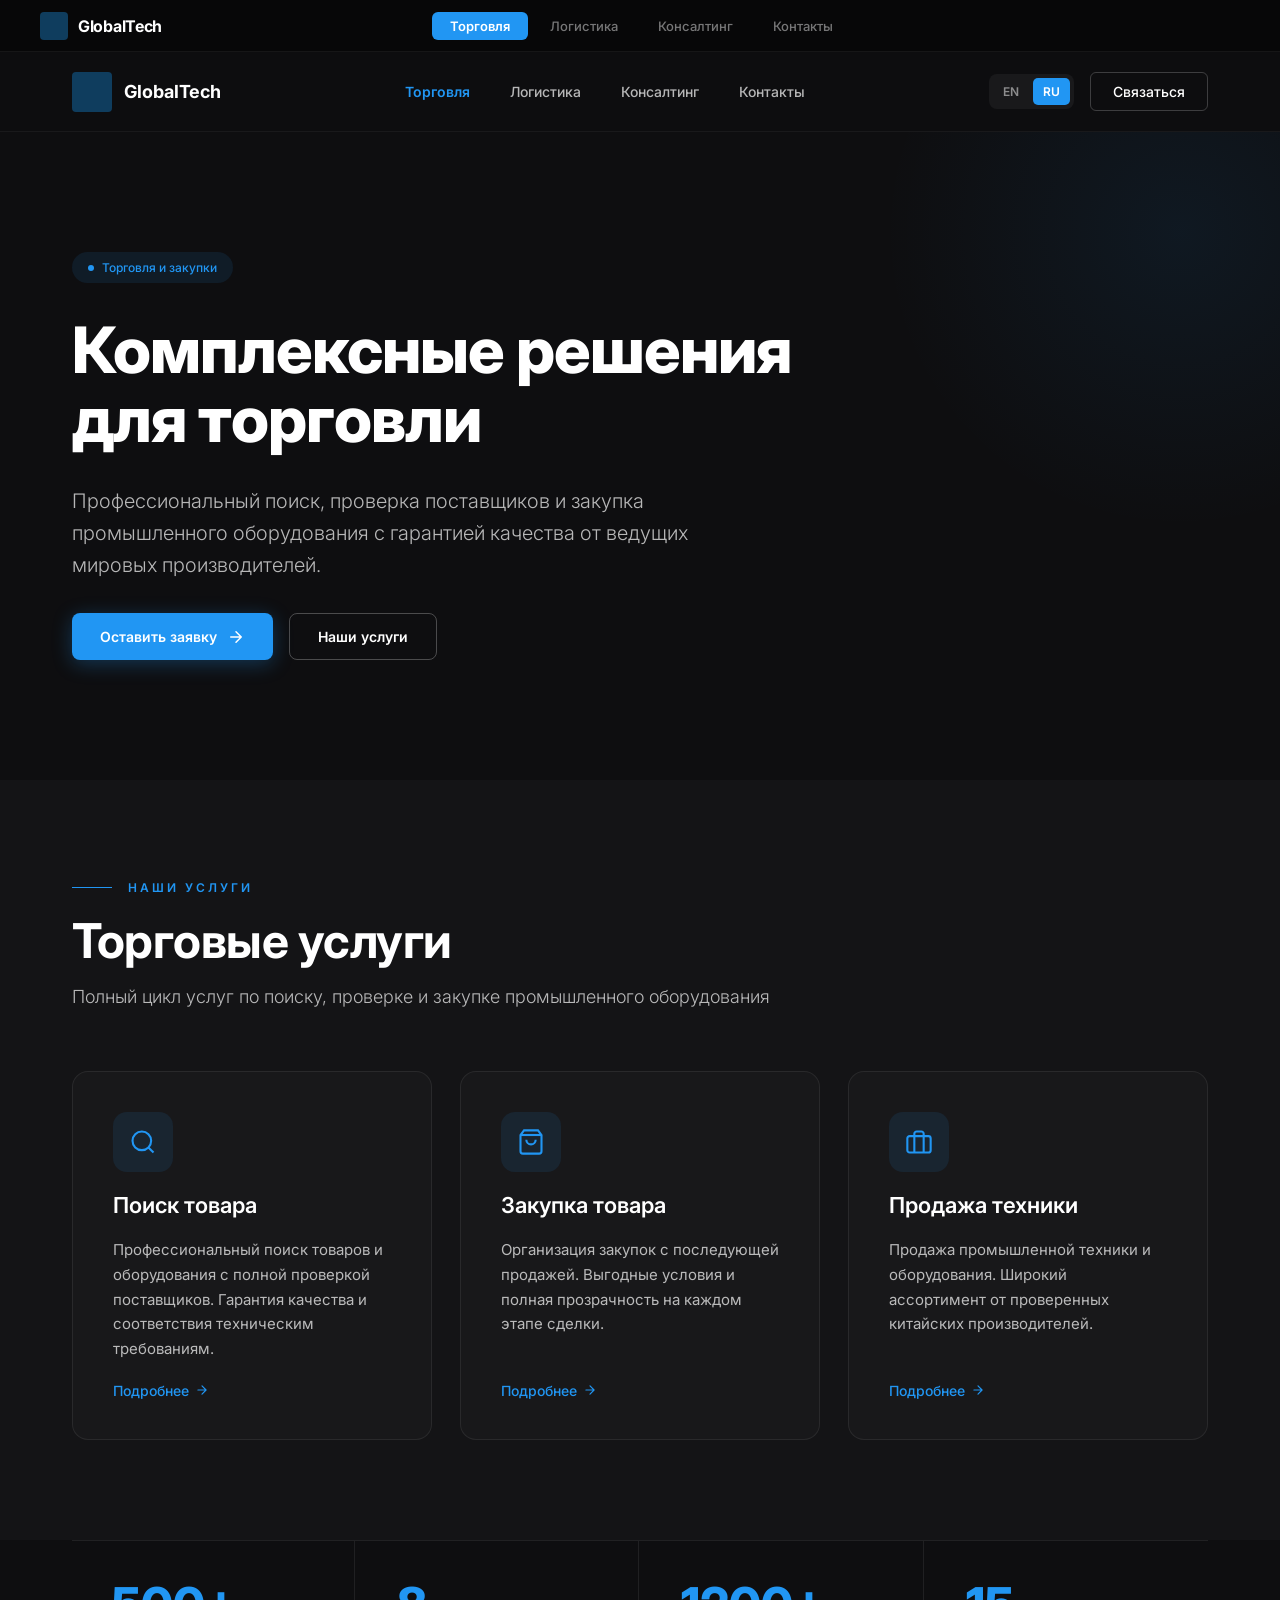
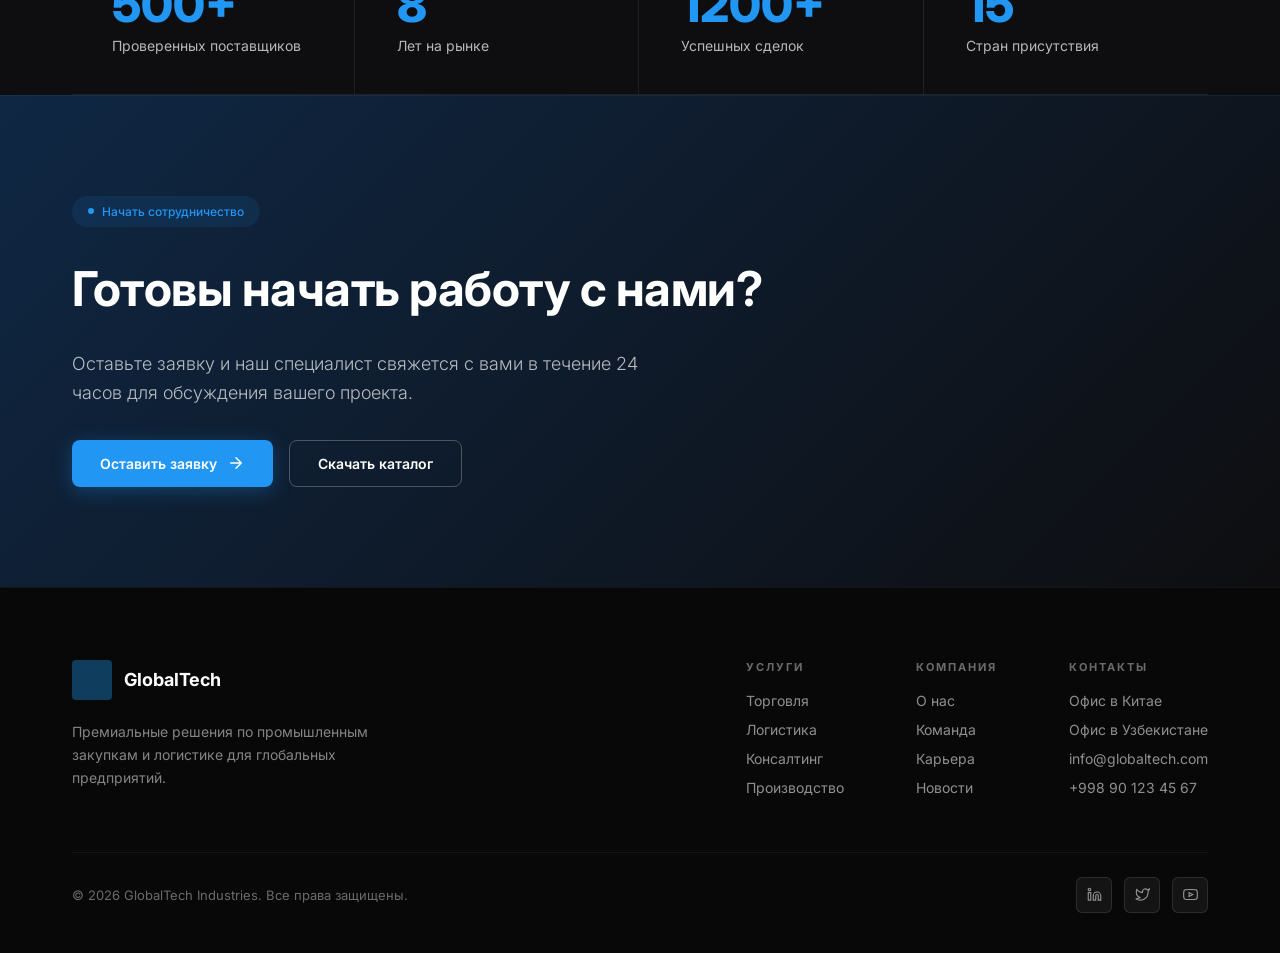
<file: preview.html>
<!DOCTYPE html>
<html lang="ru">
<head>
<meta charset="UTF-8">
<meta name="viewport" content="width=device-width, initial-scale=1.0">
<title>GlobalTech — Preview</title>
<link href="https://fonts.googleapis.com/css2?family=Inter:wght@300;400;500;600;700;800&display=swap" rel="stylesheet">
<style>
  *, *::before, *::after { box-sizing: border-box; margin: 0; padding: 0; }
  
  :root {
    --bg: #0E0E10;
    --bg2: #141416;
    --bg3: #080809;
    --blue: #2196F3;
    --white: #FFFFFF;
    --muted: rgba(255,255,255,0.7);
    --muted2: rgba(255,255,255,0.5);
    --muted3: rgba(255,255,255,0.4);
    --card-bg: rgba(255,255,255,0.02);
    --card-border: rgba(255,255,255,0.07);
    --border-thin: rgba(255,255,255,0.08);
  }

  body {
    font-family: 'Inter', sans-serif;
    background: #0a0a0c;
    color: var(--white);
    overflow-x: hidden;
  }

  /* PAGE SWITCHER */
  .page-switcher {
    position: fixed;
    top: 0; left: 0; right: 0;
    z-index: 1000;
    background: rgba(8,8,9,0.97);
    backdrop-filter: blur(20px);
    border-bottom: 1px solid rgba(255,255,255,0.06);
    display: flex;
    align-items: center;
    justify-content: space-between;
    padding: 0 40px;
    height: 52px;
  }
  .switcher-logo {
    font-size: 16px;
    font-weight: 700;
    color: var(--white);
    letter-spacing: -0.3px;
    display: flex;
    align-items: center;
    gap: 10px;
  }
  .switcher-logo-icon {
    width: 28px; height: 28px;
    background: #0F3D5E;
    border-radius: 4px;
  }
  .switcher-tabs {
    display: flex;
    gap: 4px;
  }
  .tab-btn {
    padding: 6px 18px;
    border-radius: 6px;
    border: none;
    background: transparent;
    color: rgba(255,255,255,0.45);
    font-family: 'Inter', sans-serif;
    font-size: 13px;
    font-weight: 500;
    cursor: pointer;
    transition: all 0.2s;
  }
  .tab-btn:hover { color: rgba(255,255,255,0.8); background: rgba(255,255,255,0.05); }
  .tab-btn.active { background: var(--blue); color: #fff; font-weight: 600; }

  /* PAGE */
  .page { display: none; padding-top: 52px; }
  .page.active { display: block; }

  /* NAVIGATION */
  nav {
    width: 100%;
    height: 80px;
    background: rgba(14,14,16,0.95);
    backdrop-filter: blur(12px);
    border-bottom: 1px solid rgba(255,255,255,0.05);
    display: flex;
    align-items: center;
    justify-content: space-between;
    padding: 0 72px;
    position: sticky;
    top: 52px;
    z-index: 100;
  }
  .nav-logo { display: flex; align-items: center; gap: 12px; }
  .nav-logo-icon { width: 40px; height: 40px; background: #0F3D5E; border-radius: 4px; }
  .nav-logo-text { font-size: 18px; font-weight: 700; }
  .nav-links { display: flex; gap: 40px; align-items: center; }
  .nav-link { font-size: 14px; font-weight: 500; color: var(--muted); cursor: pointer; transition: color 0.2s; text-decoration: none; }
  .nav-link:hover { color: var(--white); }
  .nav-link.active { color: var(--blue); font-weight: 600; }
  .nav-right { display: flex; align-items: center; gap: 16px; }
  .lang-switcher { display: flex; align-items: center; gap: 4px; background: rgba(255,255,255,0.05); border-radius: 8px; padding: 4px; }
  .lang-btn { font-size: 12px; font-weight: 600; color: rgba(255,255,255,0.5); padding: 6px 10px; border-radius: 5px; cursor: pointer; }
  .lang-btn.active { background: var(--blue); color: #fff; }
  .nav-cta { font-size: 14px; font-weight: 500; color: var(--white); padding: 10px 22px; cursor: pointer; border: 1px solid rgba(255,255,255,0.2); border-radius: 6px; transition: all 0.2s; }
  .nav-cta:hover { background: rgba(255,255,255,0.07); }

  /* HERO */
  .hero {
    background: var(--bg);
    padding: 120px 72px;
    min-height: 600px;
    display: flex;
    flex-direction: column;
    justify-content: center;
    gap: 32px;
    position: relative;
    overflow: hidden;
  }
  .hero::before {
    content: '';
    position: absolute;
    top: -200px; right: -200px;
    width: 600px; height: 600px;
    background: radial-gradient(circle, rgba(33,150,243,0.08) 0%, transparent 70%);
    pointer-events: none;
  }
  .hero-badge {
    display: inline-flex;
    align-items: center;
    gap: 8px;
    background: rgba(33,150,243,0.1);
    border-radius: 50px;
    padding: 8px 16px;
    width: fit-content;
  }
  .hero-badge-dot { width: 6px; height: 6px; border-radius: 50%; background: var(--blue); }
  .hero-badge-text { font-size: 12px; font-weight: 500; color: var(--blue); }
  .hero-title { font-size: 64px; font-weight: 800; line-height: 1.08; letter-spacing: -1px; white-space: pre-line; }
  .hero-desc { font-size: 20px; font-weight: 300; color: var(--muted); line-height: 1.6; max-width: 680px; white-space: pre-line; }
  .hero-btns { display: flex; gap: 16px; flex-wrap: wrap; }
  .btn-primary {
    display: inline-flex; align-items: center; gap: 10px;
    background: var(--blue); color: #fff;
    font-size: 14px; font-weight: 600;
    padding: 14px 28px; border-radius: 8px; cursor: pointer;
    border: none; font-family: 'Inter', sans-serif;
    transition: all 0.2s; box-shadow: 0 4px 20px rgba(33,150,243,0.3);
  }
  .btn-primary:hover { background: #1976D2; transform: translateY(-1px); box-shadow: 0 6px 28px rgba(33,150,243,0.4); }
  .btn-primary svg { width: 18px; height: 18px; }
  .btn-secondary {
    display: inline-flex; align-items: center; gap: 10px;
    background: transparent; color: #fff;
    font-size: 14px; font-weight: 600;
    padding: 14px 28px; border-radius: 8px; cursor: pointer;
    border: 1px solid rgba(255,255,255,0.25); font-family: 'Inter', sans-serif;
    transition: all 0.2s;
  }
  .btn-secondary:hover { background: rgba(255,255,255,0.07); border-color: rgba(255,255,255,0.4); }

  /* SECTION */
  .section { padding: 100px 72px; background: var(--bg); }
  .section.alt { background: var(--bg2); }
  .section.dark3 { background: var(--bg3); }
  .section-header { display: flex; flex-direction: column; gap: 16px; margin-bottom: 64px; }
  .section-label { display: flex; align-items: center; gap: 16px; }
  .section-label-line { width: 40px; height: 1px; background: var(--blue); }
  .section-label-text { font-size: 12px; font-weight: 600; color: var(--blue); letter-spacing: 3px; }
  .section-title { font-size: 48px; font-weight: 700; letter-spacing: -0.5px; }
  .section-desc { font-size: 18px; font-weight: 300; color: var(--muted); }

  /* CARDS GRID */
  .cards-grid { display: grid; grid-template-columns: repeat(3, 1fr); gap: 28px; }
  .card {
    background: var(--card-bg);
    border: 1px solid var(--card-border);
    border-radius: 16px;
    padding: 40px;
    display: flex; flex-direction: column; gap: 20px;
    transition: all 0.3s;
  }
  .card:hover { background: rgba(255,255,255,0.04); border-color: rgba(33,150,243,0.2); transform: translateY(-2px); }
  .card-icon {
    width: 60px; height: 60px;
    background: rgba(33,150,243,0.1);
    border-radius: 14px;
    display: flex; align-items: center; justify-content: center;
  }
  .card-icon svg { width: 28px; height: 28px; stroke: var(--blue); fill: none; stroke-width: 1.8; }
  .card-title { font-size: 22px; font-weight: 600; }
  .card-desc { font-size: 15px; color: var(--muted); line-height: 1.65; }
  .card-link { font-size: 14px; font-weight: 500; color: var(--blue); display: flex; align-items: center; gap: 6px; cursor: pointer; margin-top: auto; }
  .card-link svg { width: 14px; height: 14px; stroke: var(--blue); fill: none; stroke-width: 2; }

  /* STATS */
  .stats-row { display: grid; grid-template-columns: repeat(4, 1fr); gap: 2px; }
  .stat-item { padding: 40px; border-right: 1px solid var(--border-thin); }
  .stat-item:last-child { border-right: none; }
  .stat-number { font-size: 48px; font-weight: 800; color: var(--blue); line-height: 1; }
  .stat-label { font-size: 14px; color: var(--muted); margin-top: 8px; }

  /* CTA SECTION */
  .cta-section {
    padding: 100px 72px;
    background: linear-gradient(135deg, #0F2744 0%, #0E0E10 100%);
    border-top: 1px solid rgba(33,150,243,0.15);
    display: flex; flex-direction: column; gap: 32px; align-items: flex-start;
  }
  .cta-title { font-size: 48px; font-weight: 700; max-width: 700px; letter-spacing: -0.5px; }
  .cta-desc { font-size: 18px; color: var(--muted); max-width: 600px; line-height: 1.6; font-weight: 300; }
  .cta-btns { display: flex; gap: 16px; }

  /* ROUTES */
  .routes-grid { display: grid; grid-template-columns: repeat(4, 1fr); gap: 24px; }
  .route-card {
    background: var(--card-bg); border: 1px solid var(--card-border);
    border-radius: 16px; padding: 36px 32px;
    transition: all 0.3s;
  }
  .route-card:hover { border-color: rgba(33,150,243,0.3); transform: translateY(-2px); }
  .route-number { font-size: 11px; font-weight: 700; color: var(--muted3); letter-spacing: 2px; margin-bottom: 16px; }
  .route-country { font-size: 26px; font-weight: 700; margin-bottom: 6px; }
  .route-subtitle { font-size: 13px; color: var(--blue); font-weight: 500; margin-bottom: 16px; }
  .route-desc { font-size: 14px; color: var(--muted); line-height: 1.6; }

  /* CONSULTING — REG CARDS */
  .reg-grid { display: grid; grid-template-columns: repeat(2, 1fr); gap: 28px; }
  .reg-card {
    background: var(--card-bg); border: 1px solid var(--card-border);
    border-radius: 16px; padding: 40px; display: flex; flex-direction: column; gap: 24px;
  }
  .reg-card-header { display: flex; flex-direction: column; gap: 12px; }
  .reg-card-title { font-size: 22px; font-weight: 600; }
  .reg-card-desc { font-size: 15px; color: var(--muted); line-height: 1.6; }
  .reg-features { display: flex; flex-direction: column; gap: 10px; }
  .reg-feature { display: flex; align-items: center; gap: 10px; font-size: 14px; color: var(--muted); }
  .reg-feature-dot { width: 6px; height: 6px; border-radius: 50%; background: var(--blue); flex-shrink: 0; }
  .reg-card-btn { margin-top: auto; padding: 12px 24px; background: rgba(33,150,243,0.1); border: 1px solid rgba(33,150,243,0.25); border-radius: 8px; color: var(--blue); font-size: 14px; font-weight: 600; cursor: pointer; text-align: center; transition: all 0.2s; }
  .reg-card-btn:hover { background: rgba(33,150,243,0.2); }

  /* VISA SECTION */
  .visa-grid { display: grid; grid-template-columns: repeat(3, 1fr); gap: 24px; }
  .visa-card {
    background: var(--card-bg); border: 1px solid var(--card-border);
    border-radius: 16px; padding: 36px; display: flex; flex-direction: column; gap: 18px;
  }
  .visa-card-icon { width: 56px; height: 56px; background: rgba(33,150,243,0.1); border-radius: 12px; display: flex; align-items: center; justify-content: center; }
  .visa-card-icon svg { width: 26px; height: 26px; stroke: var(--blue); fill: none; stroke-width: 1.8; }
  .visa-card-title { font-size: 20px; font-weight: 600; }
  .visa-card-price { font-size: 28px; font-weight: 800; color: var(--blue); }
  .visa-card-price span { font-size: 14px; font-weight: 400; color: var(--muted); }
  .visa-card-features { display: flex; flex-direction: column; gap: 8px; margin-top: 4px; }
  .visa-card-feature { display: flex; align-items: center; gap: 8px; font-size: 13px; color: var(--muted); }
  .visa-card-feature-check { width: 16px; height: 16px; background: rgba(33,150,243,0.15); border-radius: 50%; display: flex; align-items: center; justify-content: center; flex-shrink: 0; }
  .visa-card-feature-check::after { content: '✓'; font-size: 9px; color: var(--blue); font-weight: 700; }

  /* CONTACTS */
  .offices-grid { display: grid; grid-template-columns: repeat(2, 1fr); gap: 28px; }
  .office-card {
    background: var(--card-bg); border: 1px solid var(--card-border);
    border-radius: 16px; padding: 48px; display: flex; flex-direction: column; gap: 32px;
  }
  .office-header { display: flex; flex-direction: column; gap: 6px; }
  .office-country { font-size: 26px; font-weight: 700; }
  .office-city { font-size: 15px; color: var(--blue); font-weight: 500; }
  .office-details { display: flex; flex-direction: column; gap: 20px; }
  .office-detail { display: flex; flex-direction: column; gap: 4px; }
  .office-detail-label { font-size: 12px; font-weight: 600; color: var(--muted3); letter-spacing: 1px; text-transform: uppercase; }
  .office-detail-value { font-size: 15px; color: var(--white); line-height: 1.5; }

  /* CONTACT FORM */
  .contact-form-section { display: grid; grid-template-columns: 1fr 1fr; gap: 80px; align-items: start; }
  .contact-form { display: flex; flex-direction: column; gap: 16px; }
  .form-row { display: grid; grid-template-columns: 1fr 1fr; gap: 16px; }
  .form-group { display: flex; flex-direction: column; gap: 8px; }
  .form-label { font-size: 13px; font-weight: 500; color: var(--muted2); }
  .form-input {
    background: rgba(255,255,255,0.04); border: 1px solid rgba(255,255,255,0.1);
    border-radius: 8px; padding: 14px 16px;
    font-family: 'Inter', sans-serif; font-size: 14px; color: var(--white);
    outline: none; transition: border-color 0.2s;
  }
  .form-input:focus { border-color: var(--blue); }
  .form-input::placeholder { color: rgba(255,255,255,0.25); }
  textarea.form-input { resize: vertical; min-height: 120px; }
  .contact-info { display: flex; flex-direction: column; gap: 28px; }
  .contact-info-item { display: flex; flex-direction: column; gap: 6px; }
  .contact-info-label { font-size: 12px; font-weight: 600; color: var(--muted3); letter-spacing: 1.5px; text-transform: uppercase; }
  .contact-info-value { font-size: 16px; color: var(--white); }

  /* FOOTER */
  footer {
    background: var(--bg3);
    border-top: 1px solid rgba(255,255,255,0.05);
    padding: 72px 72px 40px;
    display: flex; flex-direction: column; gap: 56px;
  }
  .footer-main { display: flex; justify-content: space-between; }
  .footer-brand { display: flex; flex-direction: column; gap: 20px; max-width: 320px; }
  .footer-logo { display: flex; align-items: center; gap: 12px; }
  .footer-logo-icon { width: 40px; height: 40px; background: #0F3D5E; border-radius: 4px; }
  .footer-logo-text { font-size: 18px; font-weight: 700; }
  .footer-brand-desc { font-size: 14px; color: rgba(255,255,255,0.5); line-height: 1.65; }
  .footer-cols { display: flex; gap: 72px; }
  .footer-col { display: flex; flex-direction: column; gap: 18px; }
  .footer-col-title { font-size: 11px; font-weight: 700; color: var(--muted3); letter-spacing: 2px; }
  .footer-col-links { display: flex; flex-direction: column; gap: 12px; }
  .footer-col-link { font-size: 14px; color: rgba(255,255,255,0.55); cursor: pointer; transition: color 0.2s; }
  .footer-col-link:hover { color: var(--white); }
  .footer-bottom { border-top: 1px solid rgba(255,255,255,0.05); padding-top: 24px; display: flex; align-items: center; justify-content: space-between; }
  .footer-copyright { font-size: 13px; color: var(--muted3); }
  .footer-socials { display: flex; gap: 12px; }
  .social-btn { width: 36px; height: 36px; background: rgba(255,255,255,0.05); border: 1px solid rgba(255,255,255,0.1); border-radius: 6px; display: flex; align-items: center; justify-content: center; cursor: pointer; transition: all 0.2s; }
  .social-btn:hover { background: rgba(255,255,255,0.1); border-color: rgba(255,255,255,0.2); }
  .social-btn svg { width: 15px; height: 15px; stroke: rgba(255,255,255,0.55); fill: none; stroke-width: 1.8; }

  /* DIVIDER */
  .divider { height: 1px; background: var(--border-thin); margin: 0 72px; }

  /* PROCESS STEPS */
  .process-steps { display: grid; grid-template-columns: repeat(4, 1fr); gap: 0; }
  .process-step { padding: 40px 36px; border-right: 1px solid var(--border-thin); position: relative; }
  .process-step:last-child { border-right: none; }
  .step-num { font-size: 11px; font-weight: 700; color: var(--blue); letter-spacing: 2px; margin-bottom: 20px; }
  .step-title { font-size: 18px; font-weight: 600; margin-bottom: 10px; }
  .step-desc { font-size: 14px; color: var(--muted); line-height: 1.6; }

  /* SCROLL ANIMATIONS */
  .fade-in { opacity: 0; transform: translateY(24px); transition: all 0.6s cubic-bezier(0.16, 1, 0.3, 1); }
  .fade-in.visible { opacity: 1; transform: translateY(0); }

  @media (max-width: 1200px) {
    nav, .hero, .section, .cta-section, footer { padding-left: 40px; padding-right: 40px; }
    .hero-title { font-size: 48px; }
    .section-title { font-size: 36px; }
    .cards-grid { grid-template-columns: repeat(2, 1fr); }
    .stats-row { grid-template-columns: repeat(2, 1fr); }
    .routes-grid { grid-template-columns: repeat(2, 1fr); }
  }
</style>
</head>
<body>

<!-- PAGE SWITCHER -->
<div class="page-switcher">
  <div class="switcher-logo">
    <div class="switcher-logo-icon"></div>
    GlobalTech
  </div>
  <div class="switcher-tabs">
    <button class="tab-btn active" onclick="showPage('trading')">Торговля</button>
    <button class="tab-btn" onclick="showPage('logistics')">Логистика</button>
    <button class="tab-btn" onclick="showPage('consulting')">Консалтинг</button>
    <button class="tab-btn" onclick="showPage('contacts')">Контакты</button>
  </div>
  <div style="width:120px"></div>
</div>

<!-- ============================================================ -->
<!-- TRADING PAGE -->
<!-- ============================================================ -->
<div class="page active" id="page-trading">
  <nav>
    <div class="nav-logo"><div class="nav-logo-icon"></div><span class="nav-logo-text">GlobalTech</span></div>
    <div class="nav-links">
      <a class="nav-link active" onclick="showPage('trading')">Торговля</a>
      <a class="nav-link" onclick="showPage('logistics')">Логистика</a>
      <a class="nav-link" onclick="showPage('consulting')">Консалтинг</a>
      <a class="nav-link" onclick="showPage('contacts')">Контакты</a>
    </div>
    <div class="nav-right">
      <div class="lang-switcher"><span class="lang-btn">EN</span><span class="lang-btn active">RU</span></div>
      <div class="nav-cta">Связаться</div>
    </div>
  </nav>

  <div class="hero">
    <div class="hero-badge"><div class="hero-badge-dot"></div><span class="hero-badge-text">Торговля и закупки</span></div>
    <h1 class="hero-title">Комплексные решения<br>для торговли</h1>
    <p class="hero-desc">Профессиональный поиск, проверка поставщиков и закупка промышленного оборудования с гарантией качества от ведущих мировых производителей.</p>
    <div class="hero-btns">
      <button class="btn-primary">Оставить заявку <svg viewBox="0 0 24 24" stroke-width="2"><path d="M5 12h14M12 5l7 7-7 7" stroke="currentColor" fill="none" stroke-linecap="round" stroke-linejoin="round"/></svg></button>
      <button class="btn-secondary">Наши услуги</button>
    </div>
  </div>

  <div class="section alt fade-in">
    <div class="section-header">
      <div class="section-label"><div class="section-label-line"></div><span class="section-label-text">НАШИ УСЛУГИ</span></div>
      <h2 class="section-title">Торговые услуги</h2>
      <p class="section-desc">Полный цикл услуг по поиску, проверке и закупке промышленного оборудования</p>
    </div>
    <div class="cards-grid">
      <div class="card">
        <div class="card-icon"><svg viewBox="0 0 24 24"><circle cx="11" cy="11" r="8"/><path d="m21 21-4.35-4.35"/></svg></div>
        <div class="card-title">Поиск товара</div>
        <div class="card-desc">Профессиональный поиск товаров и оборудования с полной проверкой поставщиков. Гарантия качества и соответствия техническим требованиям.</div>
        <div class="card-link">Подробнее <svg viewBox="0 0 24 24"><path d="M5 12h14M12 5l7 7-7 7" stroke-linecap="round" stroke-linejoin="round"/></svg></div>
      </div>
      <div class="card">
        <div class="card-icon"><svg viewBox="0 0 24 24"><path d="M6 2 3 6v14a2 2 0 0 0 2 2h14a2 2 0 0 0 2-2V6l-3-4z"/><line x1="3" y1="6" x2="21" y2="6"/><path d="M16 10a4 4 0 0 1-8 0"/></svg></div>
        <div class="card-title">Закупка товара</div>
        <div class="card-desc">Организация закупок с последующей продажей. Выгодные условия и полная прозрачность на каждом этапе сделки.</div>
        <div class="card-link">Подробнее <svg viewBox="0 0 24 24"><path d="M5 12h14M12 5l7 7-7 7" stroke-linecap="round" stroke-linejoin="round"/></svg></div>
      </div>
      <div class="card">
        <div class="card-icon"><svg viewBox="0 0 24 24"><rect x="2" y="7" width="20" height="14" rx="2" ry="2"/><path d="M16 21V5a2 2 0 0 0-2-2h-4a2 2 0 0 0-2 2v16"/></svg></div>
        <div class="card-title">Продажа техники</div>
        <div class="card-desc">Продажа промышленной техники и оборудования. Широкий ассортимент от проверенных китайских производителей.</div>
        <div class="card-link">Подробнее <svg viewBox="0 0 24 24"><path d="M5 12h14M12 5l7 7-7 7" stroke-linecap="round" stroke-linejoin="round"/></svg></div>
      </div>
    </div>
  </div>

  <div class="section fade-in" style="padding-top:0; padding-bottom:0">
    <div class="stats-row" style="border-top:1px solid var(--border-thin); border-bottom:1px solid var(--border-thin)">
      <div class="stat-item"><div class="stat-number">500+</div><div class="stat-label">Проверенных поставщиков</div></div>
      <div class="stat-item"><div class="stat-number">8</div><div class="stat-label">Лет на рынке</div></div>
      <div class="stat-item"><div class="stat-number">1200+</div><div class="stat-label">Успешных сделок</div></div>
      <div class="stat-item"><div class="stat-number">15</div><div class="stat-label">Стран присутствия</div></div>
    </div>
  </div>

  <div class="cta-section fade-in">
    <div class="hero-badge"><div class="hero-badge-dot"></div><span class="hero-badge-text">Начать сотрудничество</span></div>
    <h2 class="cta-title">Готовы начать работу с нами?</h2>
    <p class="cta-desc">Оставьте заявку и наш специалист свяжется с вами в течение 24 часов для обсуждения вашего проекта.</p>
    <div class="cta-btns">
      <button class="btn-primary">Оставить заявку <svg viewBox="0 0 24 24" width="18" height="18" stroke="currentColor" fill="none" stroke-width="2"><path d="M5 12h14M12 5l7 7-7 7" stroke-linecap="round" stroke-linejoin="round"/></svg></button>
      <button class="btn-secondary">Скачать каталог</button>
    </div>
  </div>

  <footer>
    <div class="footer-main">
      <div class="footer-brand">
        <div class="footer-logo"><div class="footer-logo-icon"></div><span class="footer-logo-text">GlobalTech</span></div>
        <p class="footer-brand-desc">Премиальные решения по промышленным закупкам и логистике для глобальных предприятий.</p>
      </div>
      <div class="footer-cols">
        <div class="footer-col">
          <div class="footer-col-title">УСЛУГИ</div>
          <div class="footer-col-links">
            <span class="footer-col-link">Торговля</span>
            <span class="footer-col-link">Логистика</span>
            <span class="footer-col-link">Консалтинг</span>
            <span class="footer-col-link">Производство</span>
          </div>
        </div>
        <div class="footer-col">
          <div class="footer-col-title">КОМПАНИЯ</div>
          <div class="footer-col-links">
            <span class="footer-col-link">О нас</span>
            <span class="footer-col-link">Команда</span>
            <span class="footer-col-link">Карьера</span>
            <span class="footer-col-link">Новости</span>
          </div>
        </div>
        <div class="footer-col">
          <div class="footer-col-title">КОНТАКТЫ</div>
          <div class="footer-col-links">
            <span class="footer-col-link">Офис в Китае</span>
            <span class="footer-col-link">Офис в Узбекистане</span>
            <span class="footer-col-link">info@globaltech.com</span>
            <span class="footer-col-link">+998 90 123 45 67</span>
          </div>
        </div>
      </div>
    </div>
    <div class="footer-bottom">
      <span class="footer-copyright">© 2026 GlobalTech Industries. Все права защищены.</span>
      <div class="footer-socials">
        <div class="social-btn"><svg viewBox="0 0 24 24"><path d="M16 8a6 6 0 0 1 6 6v7h-4v-7a2 2 0 0 0-2-2 2 2 0 0 0-2 2v7h-4v-7a6 6 0 0 1 6-6z"/><rect x="2" y="9" width="4" height="12"/><circle cx="4" cy="4" r="2"/></svg></div>
        <div class="social-btn"><svg viewBox="0 0 24 24"><path d="M23 3a10.9 10.9 0 0 1-3.14 1.53 4.48 4.48 0 0 0-7.86 3v1A10.66 10.66 0 0 1 3 4s-4 9 5 13a11.64 11.64 0 0 1-7 2c9 5 20 0 20-11.5a4.5 4.5 0 0 0-.08-.83A7.72 7.72 0 0 0 23 3z"/></svg></div>
        <div class="social-btn"><svg viewBox="0 0 24 24"><path d="M22.54 6.42a2.78 2.78 0 0 0-1.95-1.97C18.88 4 12 4 12 4s-6.88 0-8.59.47a2.78 2.78 0 0 0-1.95 1.97A29 29 0 0 0 1 12a29 29 0 0 0 .46 5.58A2.78 2.78 0 0 0 3.41 19.6C5.12 20 12 20 12 20s6.88 0 8.59-.47a2.78 2.78 0 0 0 1.95-1.95A29 29 0 0 0 23 12a29 29 0 0 0-.46-5.58z"/><polygon points="9.75 15.02 15.5 12 9.75 8.98 9.75 15.02"/></svg></div>
      </div>
    </div>
  </footer>
</div>

<!-- ============================================================ -->
<!-- LOGISTICS PAGE -->
<!-- ============================================================ -->
<div class="page" id="page-logistics">
  <nav>
    <div class="nav-logo"><div class="nav-logo-icon"></div><span class="nav-logo-text">GlobalTech</span></div>
    <div class="nav-links">
      <a class="nav-link" onclick="showPage('trading')">Торговля</a>
      <a class="nav-link active" onclick="showPage('logistics')">Логистика</a>
      <a class="nav-link" onclick="showPage('consulting')">Консалтинг</a>
      <a class="nav-link" onclick="showPage('contacts')">Контакты</a>
    </div>
    <div class="nav-right">
      <div class="lang-switcher"><span class="lang-btn">EN</span><span class="lang-btn active">RU</span></div>
      <div class="nav-cta">Связаться</div>
    </div>
  </nav>

  <div class="hero">
    <div class="hero-badge"><div class="hero-badge-dot"></div><span class="hero-badge-text">Логистические услуги</span></div>
    <h1 class="hero-title">Международная<br>логистика из Китая</h1>
    <p class="hero-desc">Полный цикл логистических услуг: доставка грузов из Китая в Россию, страны СНГ и Европу. Надёжность, скорость и прозрачность на каждом этапе.</p>
    <div class="hero-btns">
      <button class="btn-primary">Рассчитать стоимость <svg viewBox="0 0 24 24" width="18" height="18" stroke="currentColor" fill="none" stroke-width="2"><path d="M5 12h14M12 5l7 7-7 7" stroke-linecap="round" stroke-linejoin="round"/></svg></button>
      <button class="btn-secondary">Отследить груз</button>
    </div>
  </div>

  <div class="section alt fade-in">
    <div class="section-header">
      <div class="section-label"><div class="section-label-line"></div><span class="section-label-text">НАПРАВЛЕНИЯ</span></div>
      <h2 class="section-title">Основные направления</h2>
      <p class="section-desc">Из Китая в любую точку мира — мы обеспечим доставку вашего груза</p>
    </div>
    <div class="routes-grid">
      <div class="route-card">
        <div class="route-number">01 — ОТПРАВЛЕНИЕ</div>
        <div class="route-country">Китай</div>
        <div class="route-subtitle">Точка отправления</div>
        <div class="route-desc">Гуанчжоу, Шэньчжэнь, Иу, Шанхай и другие города</div>
      </div>
      <div class="route-card">
        <div class="route-number">02 — НАПРАВЛЕНИЕ</div>
        <div class="route-country">Россия</div>
        <div class="route-subtitle">Доставка до двери</div>
        <div class="route-desc">Москва, СПб и регионы. Сроки от 15 дней</div>
      </div>
      <div class="route-card">
        <div class="route-number">03 — НАПРАВЛЕНИЕ</div>
        <div class="route-country">Азия</div>
        <div class="route-subtitle">Казахстан, Узбекистан</div>
        <div class="route-desc">Центральная Азия. Сроки от 7 дней</div>
      </div>
      <div class="route-card">
        <div class="route-number">04 — НАПРАВЛЕНИЕ</div>
        <div class="route-country">США</div>
        <div class="route-subtitle">Морская доставка</div>
        <div class="route-desc">Все штаты Америки. Сроки от 25 дней</div>
      </div>
    </div>
  </div>

  <div class="section fade-in">
    <div class="section-header">
      <div class="section-label"><div class="section-label-line"></div><span class="section-label-text">НАШИ УСЛУГИ</span></div>
      <h2 class="section-title">Полный цикл логистики</h2>
      <p class="section-desc">От склада поставщика до вашего офиса — единая цепочка без посредников</p>
    </div>
    <div class="cards-grid">
      <div class="card">
        <div class="card-icon"><svg viewBox="0 0 24 24"><rect x="1" y="3" width="15" height="13"/><polygon points="16 8 20 8 23 11 23 16 16 16 16 8"/><circle cx="5.5" cy="18.5" r="2.5"/><circle cx="18.5" cy="18.5" r="2.5"/></svg></div>
        <div class="card-title">Авиадоставка</div>
        <div class="card-desc">Экспресс-доставка грузов авиатранспортом. Минимальные сроки, максимальная надёжность.</div>
        <div class="card-link">Подробнее <svg viewBox="0 0 24 24"><path d="M5 12h14M12 5l7 7-7 7" stroke-linecap="round" stroke-linejoin="round"/></svg></div>
      </div>
      <div class="card">
        <div class="card-icon"><svg viewBox="0 0 24 24"><path d="M21 16V8a2 2 0 0 0-1-1.73l-7-4a2 2 0 0 0-2 0l-7 4A2 2 0 0 0 3 8v8a2 2 0 0 0 1 1.73l7 4a2 2 0 0 0 2 0l7-4A2 2 0 0 0 21 16z"/></svg></div>
        <div class="card-title">Морская доставка</div>
        <div class="card-desc">Контейнерные перевозки FCL и LCL. Оптимальное соотношение цены и сроков.</div>
        <div class="card-link">Подробнее <svg viewBox="0 0 24 24"><path d="M5 12h14M12 5l7 7-7 7" stroke-linecap="round" stroke-linejoin="round"/></svg></div>
      </div>
      <div class="card">
        <div class="card-icon"><svg viewBox="0 0 24 24"><polyline points="22 12 18 12 15 21 9 3 6 12 2 12"/></svg></div>
        <div class="card-title">Таможенное оформление</div>
        <div class="card-desc">Полное таможенное оформление грузов. Минимизация рисков и ускорение прохождения границы.</div>
        <div class="card-link">Подробнее <svg viewBox="0 0 24 24"><path d="M5 12h14M12 5l7 7-7 7" stroke-linecap="round" stroke-linejoin="round"/></svg></div>
      </div>
    </div>
  </div>

  <div class="section fade-in" style="padding-top:0; padding-bottom:0">
    <div class="stats-row" style="border-top:1px solid var(--border-thin); border-bottom:1px solid var(--border-thin)">
      <div class="stat-item"><div class="stat-number">50+</div><div class="stat-label">Направлений доставки</div></div>
      <div class="stat-item"><div class="stat-number">99%</div><div class="stat-label">Доставок без потерь</div></div>
      <div class="stat-item"><div class="stat-number">3000+</div><div class="stat-label">Успешных отгрузок</div></div>
      <div class="stat-item"><div class="stat-number">24/7</div><div class="stat-label">Поддержка клиентов</div></div>
    </div>
  </div>

  <div class="cta-section fade-in">
    <div class="hero-badge"><div class="hero-badge-dot"></div><span class="hero-badge-text">Рассчитать доставку</span></div>
    <h2 class="cta-title">Нужна доставка из Китая?</h2>
    <p class="cta-desc">Получите точный расчёт стоимости и сроков доставки вашего груза в течение 2 часов.</p>
    <div class="cta-btns">
      <button class="btn-primary">Рассчитать стоимость <svg viewBox="0 0 24 24" width="18" height="18" stroke="currentColor" fill="none" stroke-width="2"><path d="M5 12h14M12 5l7 7-7 7" stroke-linecap="round" stroke-linejoin="round"/></svg></button>
      <button class="btn-secondary">Наши маршруты</button>
    </div>
  </div>

  <footer>
    <div class="footer-main">
      <div class="footer-brand">
        <div class="footer-logo"><div class="footer-logo-icon"></div><span class="footer-logo-text">GlobalTech</span></div>
        <p class="footer-brand-desc">Премиальные решения по промышленным закупкам и логистике для глобальных предприятий.</p>
      </div>
      <div class="footer-cols">
        <div class="footer-col"><div class="footer-col-title">УСЛУГИ</div><div class="footer-col-links"><span class="footer-col-link">Торговля</span><span class="footer-col-link">Логистика</span><span class="footer-col-link">Консалтинг</span><span class="footer-col-link">Производство</span></div></div>
        <div class="footer-col"><div class="footer-col-title">КОМПАНИЯ</div><div class="footer-col-links"><span class="footer-col-link">О нас</span><span class="footer-col-link">Команда</span><span class="footer-col-link">Карьера</span><span class="footer-col-link">Новости</span></div></div>
        <div class="footer-col"><div class="footer-col-title">КОНТАКТЫ</div><div class="footer-col-links"><span class="footer-col-link">Офис в Китае</span><span class="footer-col-link">Офис в Узбекистане</span><span class="footer-col-link">info@globaltech.com</span><span class="footer-col-link">+998 90 123 45 67</span></div></div>
      </div>
    </div>
    <div class="footer-bottom">
      <span class="footer-copyright">© 2026 GlobalTech Industries. Все права защищены.</span>
      <div class="footer-socials">
        <div class="social-btn"><svg viewBox="0 0 24 24"><path d="M16 8a6 6 0 0 1 6 6v7h-4v-7a2 2 0 0 0-2-2 2 2 0 0 0-2 2v7h-4v-7a6 6 0 0 1 6-6z"/><rect x="2" y="9" width="4" height="12"/><circle cx="4" cy="4" r="2"/></svg></div>
        <div class="social-btn"><svg viewBox="0 0 24 24"><path d="M23 3a10.9 10.9 0 0 1-3.14 1.53 4.48 4.48 0 0 0-7.86 3v1A10.66 10.66 0 0 1 3 4s-4 9 5 13a11.64 11.64 0 0 1-7 2c9 5 20 0 20-11.5a4.5 4.5 0 0 0-.08-.83A7.72 7.72 0 0 0 23 3z"/></svg></div>
        <div class="social-btn"><svg viewBox="0 0 24 24"><path d="M22.54 6.42a2.78 2.78 0 0 0-1.95-1.97C18.88 4 12 4 12 4s-6.88 0-8.59.47a2.78 2.78 0 0 0-1.95 1.97A29 29 0 0 0 1 12a29 29 0 0 0 .46 5.58A2.78 2.78 0 0 0 3.41 19.6C5.12 20 12 20 12 20s6.88 0 8.59-.47a2.78 2.78 0 0 0 1.95-1.95A29 29 0 0 0 23 12a29 29 0 0 0-.46-5.58z"/><polygon points="9.75 15.02 15.5 12 9.75 8.98 9.75 15.02"/></svg></div>
      </div>
    </div>
  </footer>
</div>

<!-- ============================================================ -->
<!-- CONSULTING PAGE -->
<!-- ============================================================ -->
<div class="page" id="page-consulting">
  <nav>
    <div class="nav-logo"><div class="nav-logo-icon"></div><span class="nav-logo-text">GlobalTech</span></div>
    <div class="nav-links">
      <a class="nav-link" onclick="showPage('trading')">Торговля</a>
      <a class="nav-link" onclick="showPage('logistics')">Логистика</a>
      <a class="nav-link active" onclick="showPage('consulting')">Консалтинг</a>
      <a class="nav-link" onclick="showPage('contacts')">Контакты</a>
    </div>
    <div class="nav-right">
      <div class="lang-switcher"><span class="lang-btn">EN</span><span class="lang-btn active">RU</span></div>
      <div class="nav-cta">Связаться</div>
    </div>
  </nav>

  <div class="hero">
    <div class="hero-badge"><div class="hero-badge-dot"></div><span class="hero-badge-text">Консалтинговые услуги</span></div>
    <h1 class="hero-title">Бизнес-консалтинг<br>в Китае</h1>
    <p class="hero-desc">Регистрация компаний, визовый сервис и подготовка документов для успешного ведения бизнеса в Китае и Гонконге.</p>
    <div class="hero-btns">
      <button class="btn-primary">Получить консультацию <svg viewBox="0 0 24 24" width="18" height="18" stroke="currentColor" fill="none" stroke-width="2"><path d="M5 12h14M12 5l7 7-7 7" stroke-linecap="round" stroke-linejoin="round"/></svg></button>
      <button class="btn-secondary">Узнать стоимость</button>
    </div>
  </div>

  <div class="section alt fade-in">
    <div class="section-header">
      <div class="section-label"><div class="section-label-line"></div><span class="section-label-text">РЕГИСТРАЦИЯ КОМПАНИЙ</span></div>
      <h2 class="section-title">Регистрация юридических лиц</h2>
      <p class="section-desc">Полное сопровождение процесса регистрации компаний в Китае и Гонконге</p>
    </div>
    <div class="reg-grid">
      <div class="reg-card">
        <div class="reg-card-header">
          <div class="card-icon"><svg viewBox="0 0 24 24"><path d="M3 9l9-7 9 7v11a2 2 0 0 1-2 2H5a2 2 0 0 1-2-2z"/><polyline points="9 22 9 12 15 12 15 22"/></svg></div>
          <div class="reg-card-title">Китай (материковый)</div>
          <div class="reg-card-desc">Регистрация WFOE, Joint Venture и Representative Office. Полное юридическое сопровождение.</div>
        </div>
        <div class="reg-features">
          <div class="reg-feature"><div class="reg-feature-dot"></div>Бизнес-лицензия и печать компании</div>
          <div class="reg-feature"><div class="reg-feature-dot"></div>Открытие банковского счёта</div>
          <div class="reg-feature"><div class="reg-feature-dot"></div>Налоговая регистрация</div>
          <div class="reg-feature"><div class="reg-feature-dot"></div>Юридический адрес на 1 год</div>
        </div>
        <div class="reg-card-btn">Узнать подробнее</div>
      </div>
      <div class="reg-card">
        <div class="reg-card-header">
          <div class="card-icon"><svg viewBox="0 0 24 24"><circle cx="12" cy="12" r="10"/><line x1="2" y1="12" x2="22" y2="12"/><path d="M12 2a15.3 15.3 0 0 1 4 10 15.3 15.3 0 0 1-4 10 15.3 15.3 0 0 1-4-10 15.3 15.3 0 0 1 4-10z"/></svg></div>
          <div class="reg-card-title">Гонконг</div>
          <div class="reg-card-desc">Регистрация Limited Company в Гонконге. Оффшорная юрисдикция с минимальным налогообложением.</div>
        </div>
        <div class="reg-features">
          <div class="reg-feature"><div class="reg-feature-dot"></div>Ставка налога 0% на оффшорную прибыль</div>
          <div class="reg-feature"><div class="reg-feature-dot"></div>Удалённое управление компанией</div>
          <div class="reg-feature"><div class="reg-feature-dot"></div>Корпоративный банковский счёт</div>
          <div class="reg-feature"><div class="reg-feature-dot"></div>Ежегодное обслуживание</div>
        </div>
        <div class="reg-card-btn">Узнать подробнее</div>
      </div>
    </div>
  </div>

  <div class="section fade-in">
    <div class="section-header">
      <div class="section-label"><div class="section-label-line"></div><span class="section-label-text">ВИЗОВЫЙ СЕРВИС</span></div>
      <h2 class="section-title">Визовое сопровождение</h2>
      <p class="section-desc">Деловые визы в Китай, Гонконг и другие страны Азии</p>
    </div>
    <div class="visa-grid">
      <div class="visa-card">
        <div class="visa-card-icon"><svg viewBox="0 0 24 24"><path d="M14 2H6a2 2 0 0 0-2 2v16a2 2 0 0 0 2 2h12a2 2 0 0 0 2-2V8z"/><polyline points="14 2 14 8 20 8"/></svg></div>
        <div class="visa-card-title">Бизнес-виза (M)</div>
        <div class="visa-card-price">от $150 <span>/ чел.</span></div>
        <div class="visa-card-features">
          <div class="visa-card-feature"><div class="visa-card-feature-check"></div>Однократная / многократная</div>
          <div class="visa-card-feature"><div class="visa-card-feature-check"></div>Срок оформления 5–7 дней</div>
          <div class="visa-card-feature"><div class="visa-card-feature-check"></div>Приглашение от китайской компании</div>
        </div>
      </div>
      <div class="visa-card">
        <div class="visa-card-icon"><svg viewBox="0 0 24 24"><path d="M17 21v-2a4 4 0 0 0-4-4H5a4 4 0 0 0-4 4v2"/><circle cx="9" cy="7" r="4"/><path d="M23 21v-2a4 4 0 0 0-3-3.87"/><path d="M16 3.13a4 4 0 0 1 0 7.75"/></svg></div>
        <div class="visa-card-title">Рабочая виза (Z)</div>
        <div class="visa-card-price">от $350 <span>/ чел.</span></div>
        <div class="visa-card-features">
          <div class="visa-card-feature"><div class="visa-card-feature-check"></div>Разрешение на работу в КНР</div>
          <div class="visa-card-feature"><div class="visa-card-feature-check"></div>Оформление резидентства</div>
          <div class="visa-card-feature"><div class="visa-card-feature-check"></div>Полный пакет документов</div>
        </div>
      </div>
      <div class="visa-card">
        <div class="visa-card-icon"><svg viewBox="0 0 24 24"><rect x="2" y="7" width="20" height="14" rx="2" ry="2"/><path d="M16 21V5a2 2 0 0 0-2-2h-4a2 2 0 0 0-2 2v16"/></svg></div>
        <div class="visa-card-title">Гонконгская виза</div>
        <div class="visa-card-price">от $200 <span>/ чел.</span></div>
        <div class="visa-card-features">
          <div class="visa-card-feature"><div class="visa-card-feature-check"></div>Деловые поездки и резидентство</div>
          <div class="visa-card-feature"><div class="visa-card-feature-check"></div>Employment Visa</div>
          <div class="visa-card-feature"><div class="visa-card-feature-check"></div>Инвестиционная виза</div>
        </div>
      </div>
    </div>
  </div>

  <div class="section alt fade-in" style="padding-top:0; padding-bottom:0">
    <div class="stats-row" style="border-top:1px solid var(--border-thin); border-bottom:1px solid var(--border-thin)">
      <div class="stat-item"><div class="stat-number">300+</div><div class="stat-label">Зарегистрированных компаний</div></div>
      <div class="stat-item"><div class="stat-number">98%</div><div class="stat-label">Успешных оформлений</div></div>
      <div class="stat-item"><div class="stat-number">5</div><div class="stat-label">Лет юридической практики</div></div>
      <div class="stat-item"><div class="stat-number">2000+</div><div class="stat-label">Виз оформлено</div></div>
    </div>
  </div>

  <div class="cta-section fade-in">
    <div class="hero-badge"><div class="hero-badge-dot"></div><span class="hero-badge-text">Бесплатная консультация</span></div>
    <h2 class="cta-title">Готовы открыть бизнес в Китае?</h2>
    <p class="cta-desc">Наши юристы проконсультируют вас по всем вопросам регистрации и ведения бизнеса в Китае и Гонконге.</p>
    <div class="cta-btns">
      <button class="btn-primary">Получить консультацию <svg viewBox="0 0 24 24" width="18" height="18" stroke="currentColor" fill="none" stroke-width="2"><path d="M5 12h14M12 5l7 7-7 7" stroke-linecap="round" stroke-linejoin="round"/></svg></button>
      <button class="btn-secondary">Узнать стоимость</button>
    </div>
  </div>

  <footer>
    <div class="footer-main">
      <div class="footer-brand">
        <div class="footer-logo"><div class="footer-logo-icon"></div><span class="footer-logo-text">GlobalTech</span></div>
        <p class="footer-brand-desc">Премиальные решения по промышленным закупкам и логистике для глобальных предприятий.</p>
      </div>
      <div class="footer-cols">
        <div class="footer-col"><div class="footer-col-title">УСЛУГИ</div><div class="footer-col-links"><span class="footer-col-link">Торговля</span><span class="footer-col-link">Логистика</span><span class="footer-col-link">Консалтинг</span><span class="footer-col-link">Производство</span></div></div>
        <div class="footer-col"><div class="footer-col-title">КОМПАНИЯ</div><div class="footer-col-links"><span class="footer-col-link">О нас</span><span class="footer-col-link">Команда</span><span class="footer-col-link">Карьера</span><span class="footer-col-link">Новости</span></div></div>
        <div class="footer-col"><div class="footer-col-title">КОНТАКТЫ</div><div class="footer-col-links"><span class="footer-col-link">Офис в Китае</span><span class="footer-col-link">Офис в Узбекистане</span><span class="footer-col-link">info@globaltech.com</span><span class="footer-col-link">+998 90 123 45 67</span></div></div>
      </div>
    </div>
    <div class="footer-bottom">
      <span class="footer-copyright">© 2026 GlobalTech Industries. Все права защищены.</span>
      <div class="footer-socials">
        <div class="social-btn"><svg viewBox="0 0 24 24"><path d="M16 8a6 6 0 0 1 6 6v7h-4v-7a2 2 0 0 0-2-2 2 2 0 0 0-2 2v7h-4v-7a6 6 0 0 1 6-6z"/><rect x="2" y="9" width="4" height="12"/><circle cx="4" cy="4" r="2"/></svg></div>
        <div class="social-btn"><svg viewBox="0 0 24 24"><path d="M23 3a10.9 10.9 0 0 1-3.14 1.53 4.48 4.48 0 0 0-7.86 3v1A10.66 10.66 0 0 1 3 4s-4 9 5 13a11.64 11.64 0 0 1-7 2c9 5 20 0 20-11.5a4.5 4.5 0 0 0-.08-.83A7.72 7.72 0 0 0 23 3z"/></svg></div>
        <div class="social-btn"><svg viewBox="0 0 24 24"><path d="M22.54 6.42a2.78 2.78 0 0 0-1.95-1.97C18.88 4 12 4 12 4s-6.88 0-8.59.47a2.78 2.78 0 0 0-1.95 1.97A29 29 0 0 0 1 12a29 29 0 0 0 .46 5.58A2.78 2.78 0 0 0 3.41 19.6C5.12 20 12 20 12 20s6.88 0 8.59-.47a2.78 2.78 0 0 0 1.95-1.95A29 29 0 0 0 23 12a29 29 0 0 0-.46-5.58z"/><polygon points="9.75 15.02 15.5 12 9.75 8.98 9.75 15.02"/></svg></div>
      </div>
    </div>
  </footer>
</div>

<!-- ============================================================ -->
<!-- CONTACTS PAGE -->
<!-- ============================================================ -->
<div class="page" id="page-contacts">
  <nav>
    <div class="nav-logo"><div class="nav-logo-icon"></div><span class="nav-logo-text">GlobalTech</span></div>
    <div class="nav-links">
      <a class="nav-link" onclick="showPage('trading')">Торговля</a>
      <a class="nav-link" onclick="showPage('logistics')">Логистика</a>
      <a class="nav-link" onclick="showPage('consulting')">Консалтинг</a>
      <a class="nav-link active" onclick="showPage('contacts')">Контакты</a>
    </div>
    <div class="nav-right">
      <div class="lang-switcher"><span class="lang-btn">EN</span><span class="lang-btn active">RU</span></div>
      <div class="nav-cta" style="background:var(--blue); border-color:var(--blue)">Связаться</div>
    </div>
  </nav>

  <div class="hero" style="min-height:480px">
    <div class="hero-badge"><div class="hero-badge-dot"></div><span class="hero-badge-text">Свяжитесь с нами</span></div>
    <h1 class="hero-title" style="font-size:56px">Контакты</h1>
    <p class="hero-desc" style="font-size:18px">Мы всегда на связи и готовы ответить на ваши вопросы</p>
  </div>

  <div class="section alt fade-in">
    <div class="section-header">
      <div class="section-label"><div class="section-label-line"></div><span class="section-label-text">НАШИ ОФИСЫ</span></div>
      <h2 class="section-title">Глобальное присутствие</h2>
    </div>
    <div class="offices-grid">
      <div class="office-card">
        <div class="office-header">
          <div class="office-country">Китай</div>
          <div class="office-city">Гуанчжоу, провинция Гуандун</div>
        </div>
        <div class="office-details">
          <div class="office-detail"><div class="office-detail-label">Адрес</div><div class="office-detail-value">Room 1205, Building A, Tianhe District,<br>Guangzhou, Guangdong 510620, China</div></div>
          <div class="office-detail"><div class="office-detail-label">Телефон</div><div class="office-detail-value">+86 20 1234 5678</div></div>
          <div class="office-detail"><div class="office-detail-label">Email</div><div class="office-detail-value">china@globaltech.com</div></div>
          <div class="office-detail"><div class="office-detail-label">Часы работы</div><div class="office-detail-value">Пн–Пт: 09:00 – 18:00 (GMT+8)</div></div>
        </div>
      </div>
      <div class="office-card">
        <div class="office-header">
          <div class="office-country">Узбекистан</div>
          <div class="office-city">Ташкент</div>
        </div>
        <div class="office-details">
          <div class="office-detail"><div class="office-detail-label">Адрес</div><div class="office-detail-value">ул. Амира Темура, 107А,<br>Ташкент, 100084, Узбекистан</div></div>
          <div class="office-detail"><div class="office-detail-label">Телефон</div><div class="office-detail-value">+998 90 123 45 67</div></div>
          <div class="office-detail"><div class="office-detail-label">Email</div><div class="office-detail-value">uzbekistan@globaltech.com</div></div>
          <div class="office-detail"><div class="office-detail-label">Часы работы</div><div class="office-detail-value">Пн–Пт: 09:00 – 18:00 (GMT+5)</div></div>
        </div>
      </div>
    </div>
  </div>

  <div class="section fade-in">
    <div class="section-header" style="margin-bottom:48px">
      <div class="section-label"><div class="section-label-line"></div><span class="section-label-text">НАПИСАТЬ НАМ</span></div>
      <h2 class="section-title">Оставьте заявку</h2>
    </div>
    <div class="contact-form-section">
      <div class="contact-form">
        <div class="form-row">
          <div class="form-group"><label class="form-label">Имя</label><input class="form-input" placeholder="Ваше имя"></div>
          <div class="form-group"><label class="form-label">Компания</label><input class="form-input" placeholder="Название компании"></div>
        </div>
        <div class="form-row">
          <div class="form-group"><label class="form-label">Email</label><input class="form-input" placeholder="email@company.com"></div>
          <div class="form-group"><label class="form-label">Телефон</label><input class="form-input" placeholder="+998 90 000 00 00"></div>
        </div>
        <div class="form-group"><label class="form-label">Сообщение</label><textarea class="form-input" placeholder="Опишите ваш запрос..."></textarea></div>
        <button class="btn-primary" style="width:fit-content">Отправить заявку <svg viewBox="0 0 24 24" width="18" height="18" stroke="currentColor" fill="none" stroke-width="2"><path d="M5 12h14M12 5l7 7-7 7" stroke-linecap="round" stroke-linejoin="round"/></svg></button>
      </div>
      <div class="contact-info">
        <div style="font-size:22px;font-weight:600;margin-bottom:8px">Свяжитесь напрямую</div>
        <div style="font-size:15px;color:var(--muted);line-height:1.6;margin-bottom:32px">Наши специалисты ответят на все вопросы в рабочие часы. Для срочных запросов — звоните напрямую.</div>
        <div class="contact-info-item"><div class="contact-info-label">Общий запрос</div><div class="contact-info-value">info@globaltech.com</div></div>
        <div class="contact-info-item"><div class="contact-info-label">Торговля</div><div class="contact-info-value">trade@globaltech.com</div></div>
        <div class="contact-info-item"><div class="contact-info-label">Логистика</div><div class="contact-info-value">logistics@globaltech.com</div></div>
        <div class="contact-info-item"><div class="contact-info-label">Консалтинг</div><div class="contact-info-value">consulting@globaltech.com</div></div>
        <div class="contact-info-item"><div class="contact-info-label">Телефон (Ташкент)</div><div class="contact-info-value">+998 90 123 45 67</div></div>
      </div>
    </div>
  </div>

  <footer>
    <div class="footer-main">
      <div class="footer-brand">
        <div class="footer-logo"><div class="footer-logo-icon"></div><span class="footer-logo-text">GlobalTech</span></div>
        <p class="footer-brand-desc">Премиальные решения по промышленным закупкам и логистике для глобальных предприятий.</p>
      </div>
      <div class="footer-cols">
        <div class="footer-col"><div class="footer-col-title">УСЛУГИ</div><div class="footer-col-links"><span class="footer-col-link">Торговля</span><span class="footer-col-link">Логистика</span><span class="footer-col-link">Консалтинг</span><span class="footer-col-link">Производство</span></div></div>
        <div class="footer-col"><div class="footer-col-title">КОМПАНИЯ</div><div class="footer-col-links"><span class="footer-col-link">О нас</span><span class="footer-col-link">Команда</span><span class="footer-col-link">Карьера</span><span class="footer-col-link">Новости</span></div></div>
        <div class="footer-col"><div class="footer-col-title">КОНТАКТЫ</div><div class="footer-col-links"><span class="footer-col-link">Офис в Китае</span><span class="footer-col-link">Офис в Узбекистане</span><span class="footer-col-link">info@globaltech.com</span><span class="footer-col-link">+998 90 123 45 67</span></div></div>
      </div>
    </div>
    <div class="footer-bottom">
      <span class="footer-copyright">© 2026 GlobalTech Industries. Все права защищены.</span>
      <div class="footer-socials">
        <div class="social-btn"><svg viewBox="0 0 24 24"><path d="M16 8a6 6 0 0 1 6 6v7h-4v-7a2 2 0 0 0-2-2 2 2 0 0 0-2 2v7h-4v-7a6 6 0 0 1 6-6z"/><rect x="2" y="9" width="4" height="12"/><circle cx="4" cy="4" r="2"/></svg></div>
        <div class="social-btn"><svg viewBox="0 0 24 24"><path d="M23 3a10.9 10.9 0 0 1-3.14 1.53 4.48 4.48 0 0 0-7.86 3v1A10.66 10.66 0 0 1 3 4s-4 9 5 13a11.64 11.64 0 0 1-7 2c9 5 20 0 20-11.5a4.5 4.5 0 0 0-.08-.83A7.72 7.72 0 0 0 23 3z"/></svg></div>
        <div class="social-btn"><svg viewBox="0 0 24 24"><path d="M22.54 6.42a2.78 2.78 0 0 0-1.95-1.97C18.88 4 12 4 12 4s-6.88 0-8.59.47a2.78 2.78 0 0 0-1.95 1.97A29 29 0 0 0 1 12a29 29 0 0 0 .46 5.58A2.78 2.78 0 0 0 3.41 19.6C5.12 20 12 20 12 20s6.88 0 8.59-.47a2.78 2.78 0 0 0 1.95-1.95A29 29 0 0 0 23 12a29 29 0 0 0-.46-5.58z"/><polygon points="9.75 15.02 15.5 12 9.75 8.98 9.75 15.02"/></svg></div>
      </div>
    </div>
  </footer>
</div>

<script>
  function showPage(name) {
    document.querySelectorAll('.page').forEach(p => p.classList.remove('active'));
    document.querySelectorAll('.tab-btn').forEach(b => b.classList.remove('active'));
    document.getElementById('page-' + name).classList.add('active');
    const idx = ['trading','logistics','consulting','contacts'].indexOf(name);
    document.querySelectorAll('.tab-btn')[idx].classList.add('active');
    window.scrollTo({top: 0, behavior: 'smooth'});
    setTimeout(initFadeIns, 100);
  }

  function initFadeIns() {
    const observer = new IntersectionObserver((entries) => {
      entries.forEach((e, i) => {
        if (e.isIntersecting) {
          setTimeout(() => e.target.classList.add('visible'), i * 80);
        }
      });
    }, { threshold: 0.08 });

    document.querySelectorAll('.page.active .fade-in').forEach(el => {
      el.classList.remove('visible');
      observer.observe(el);
    });
  }

  // Init on load
  window.addEventListener('load', () => {
    setTimeout(initFadeIns, 200);
  });
</script>
</body>
</html>
</file>
